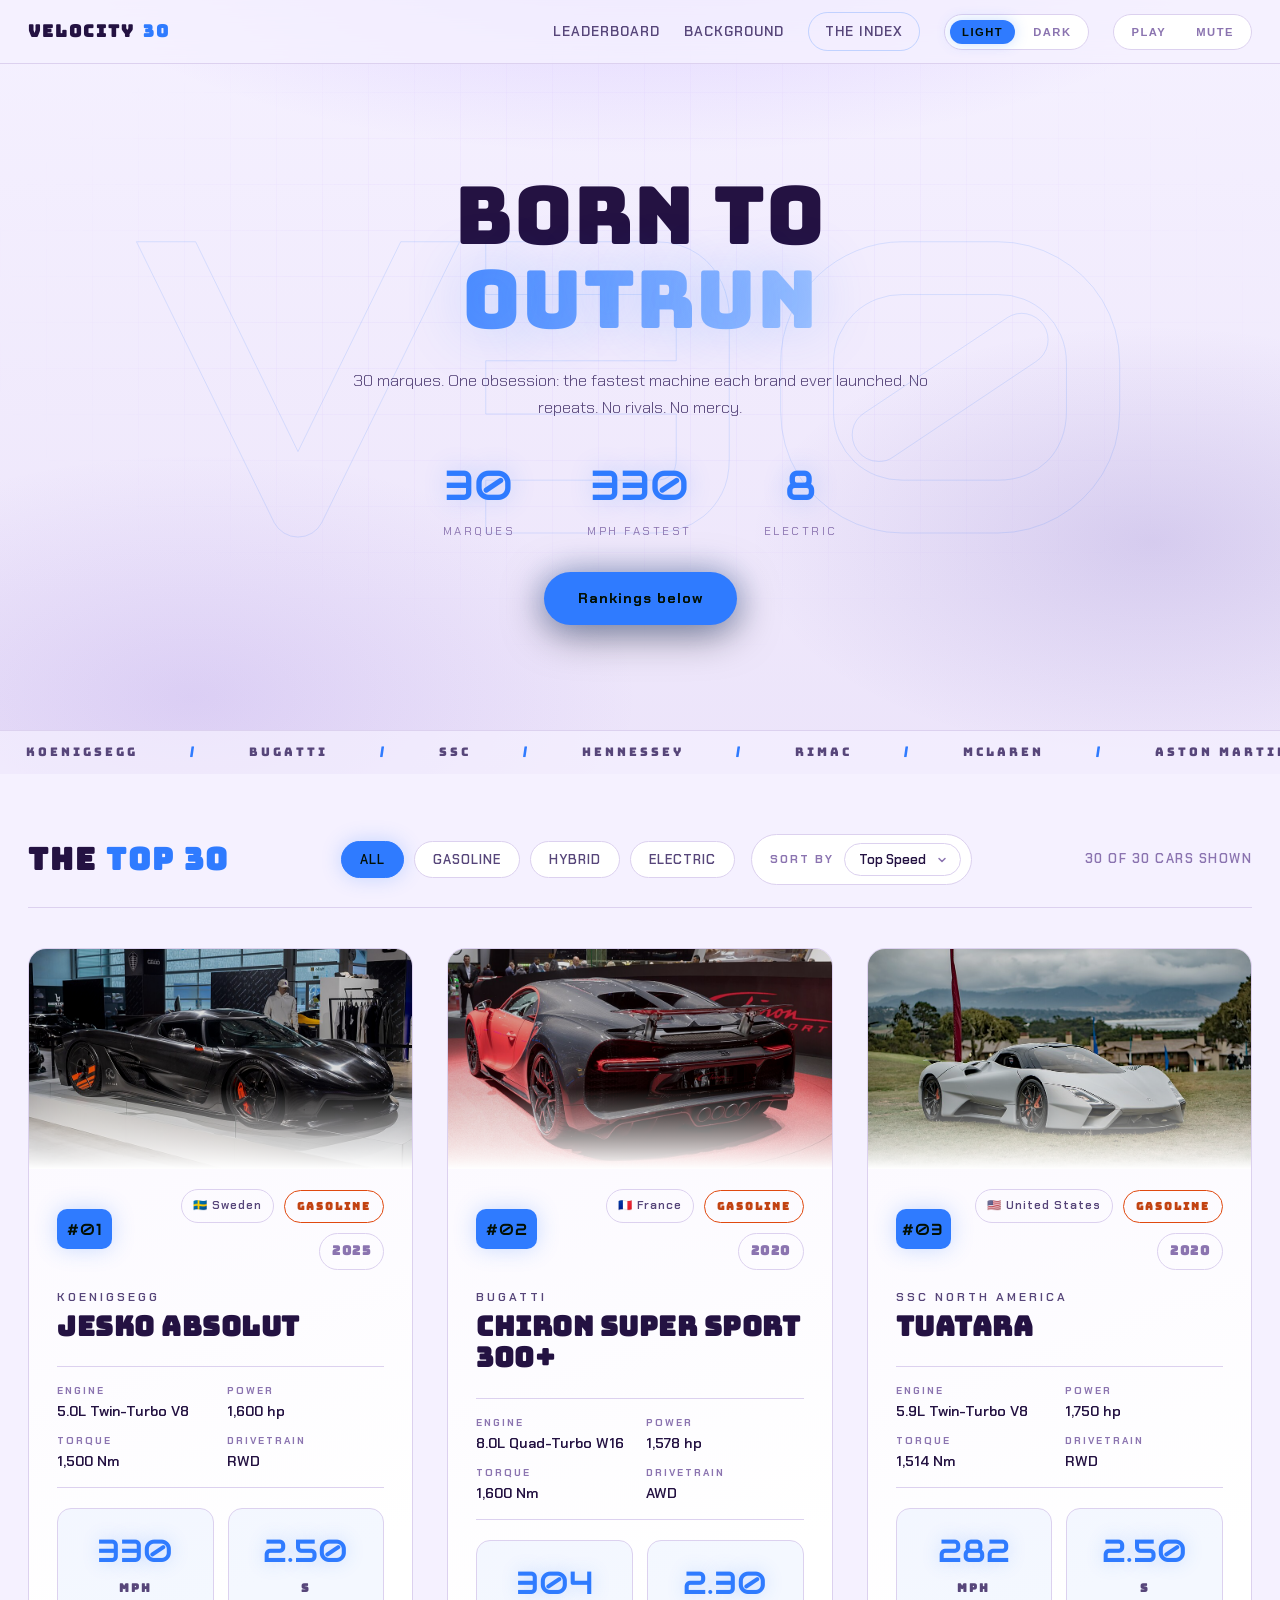
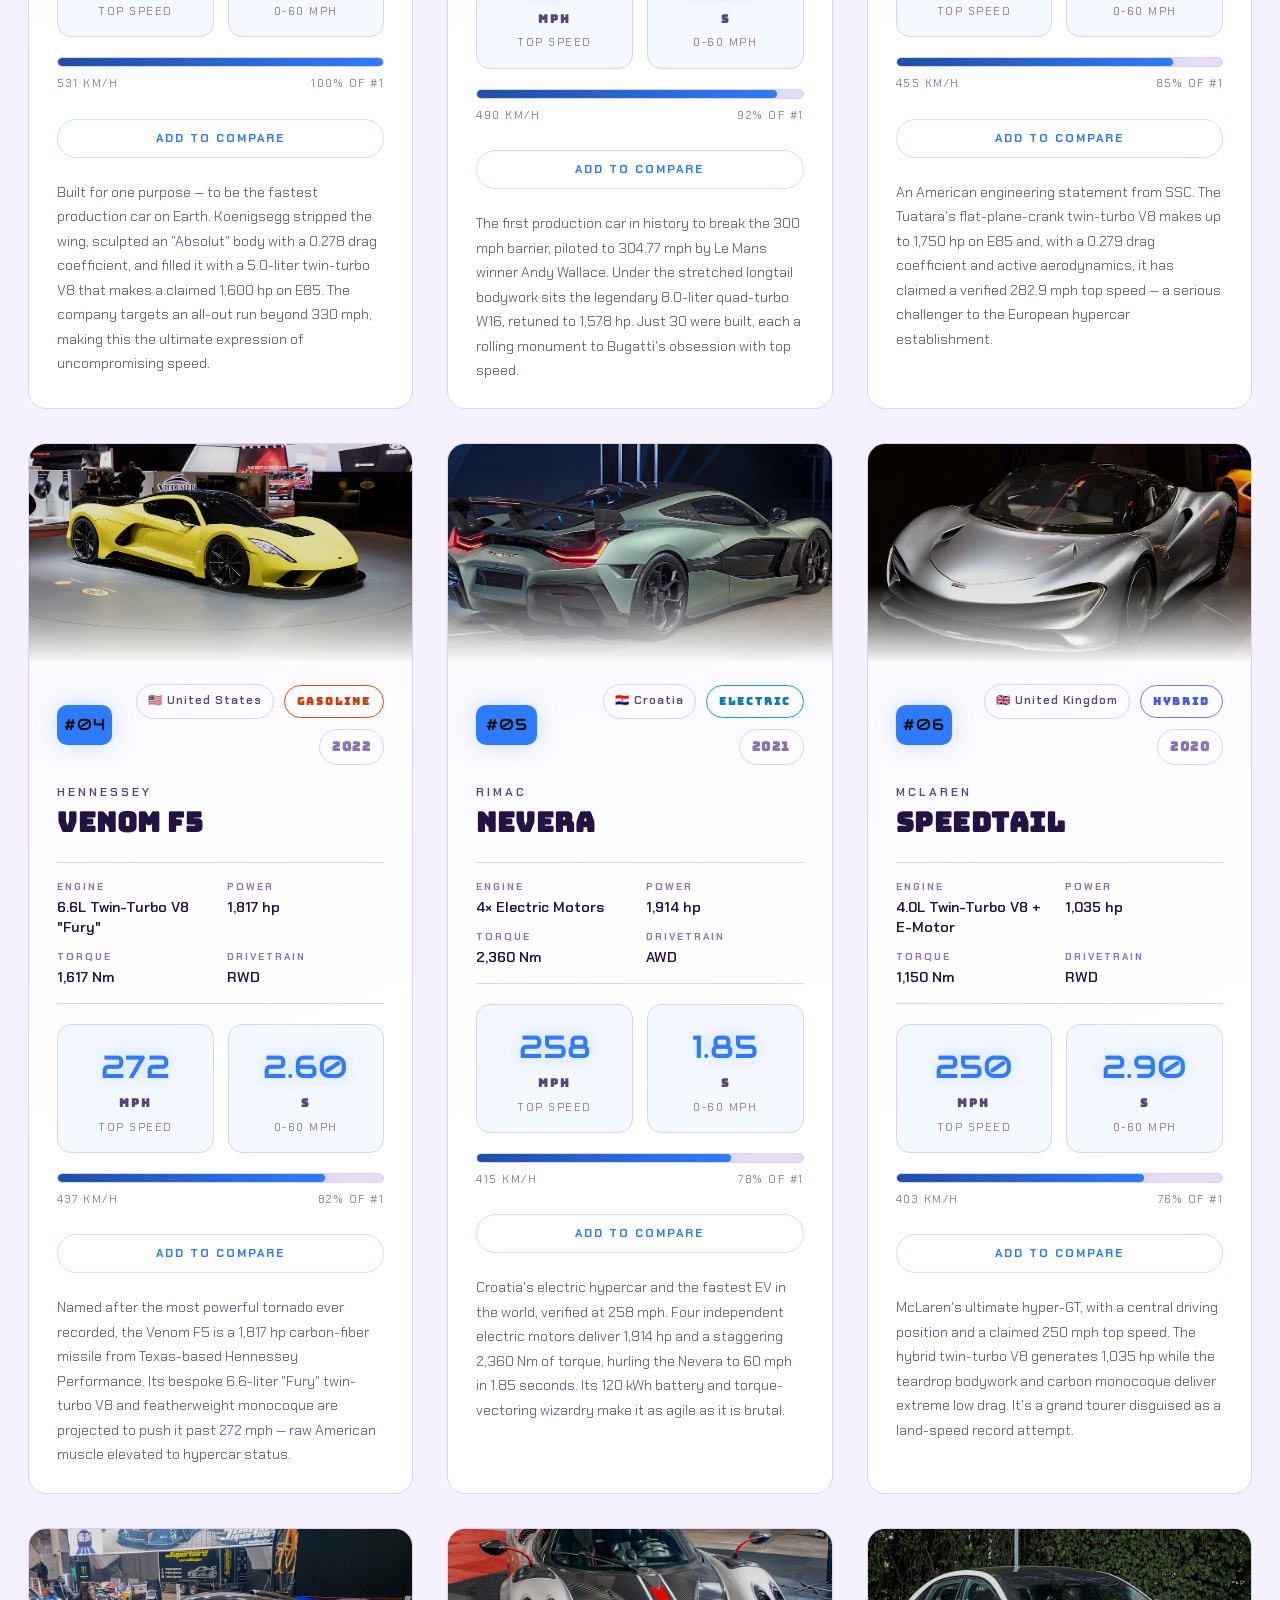
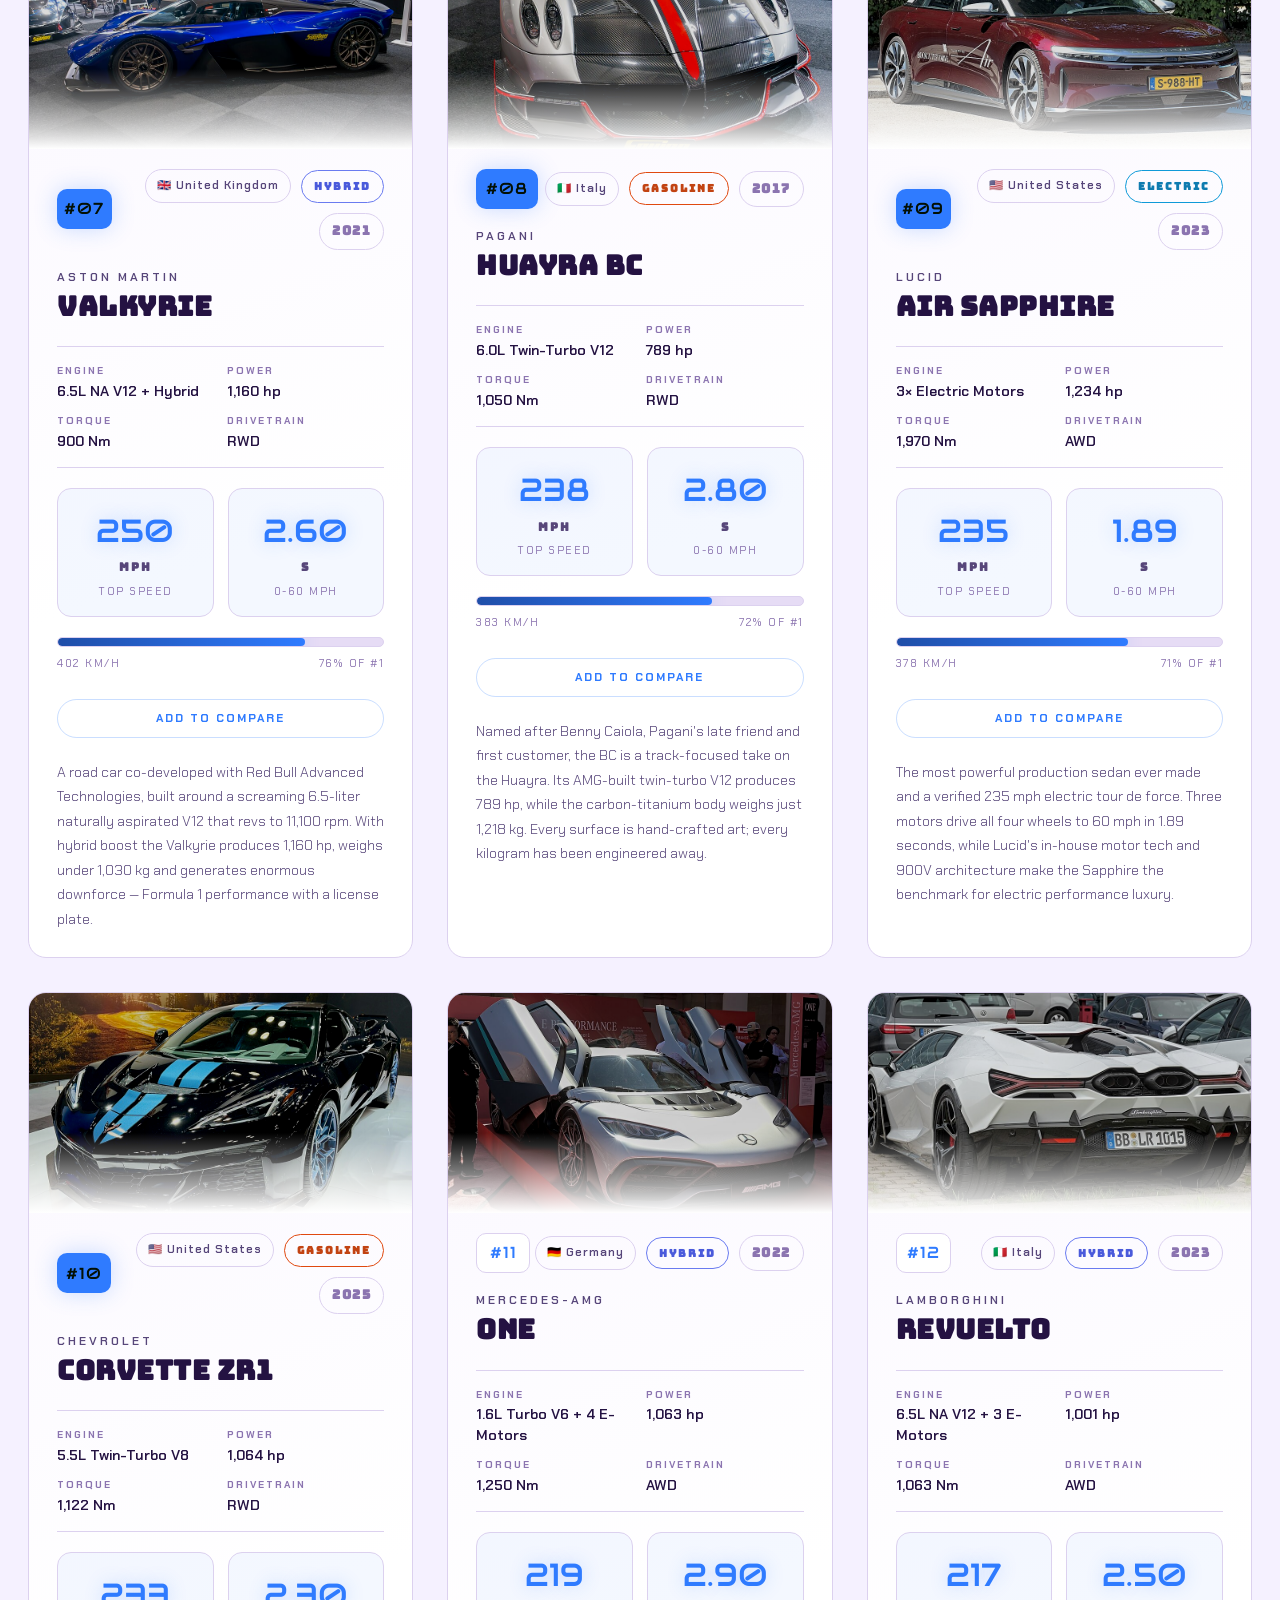
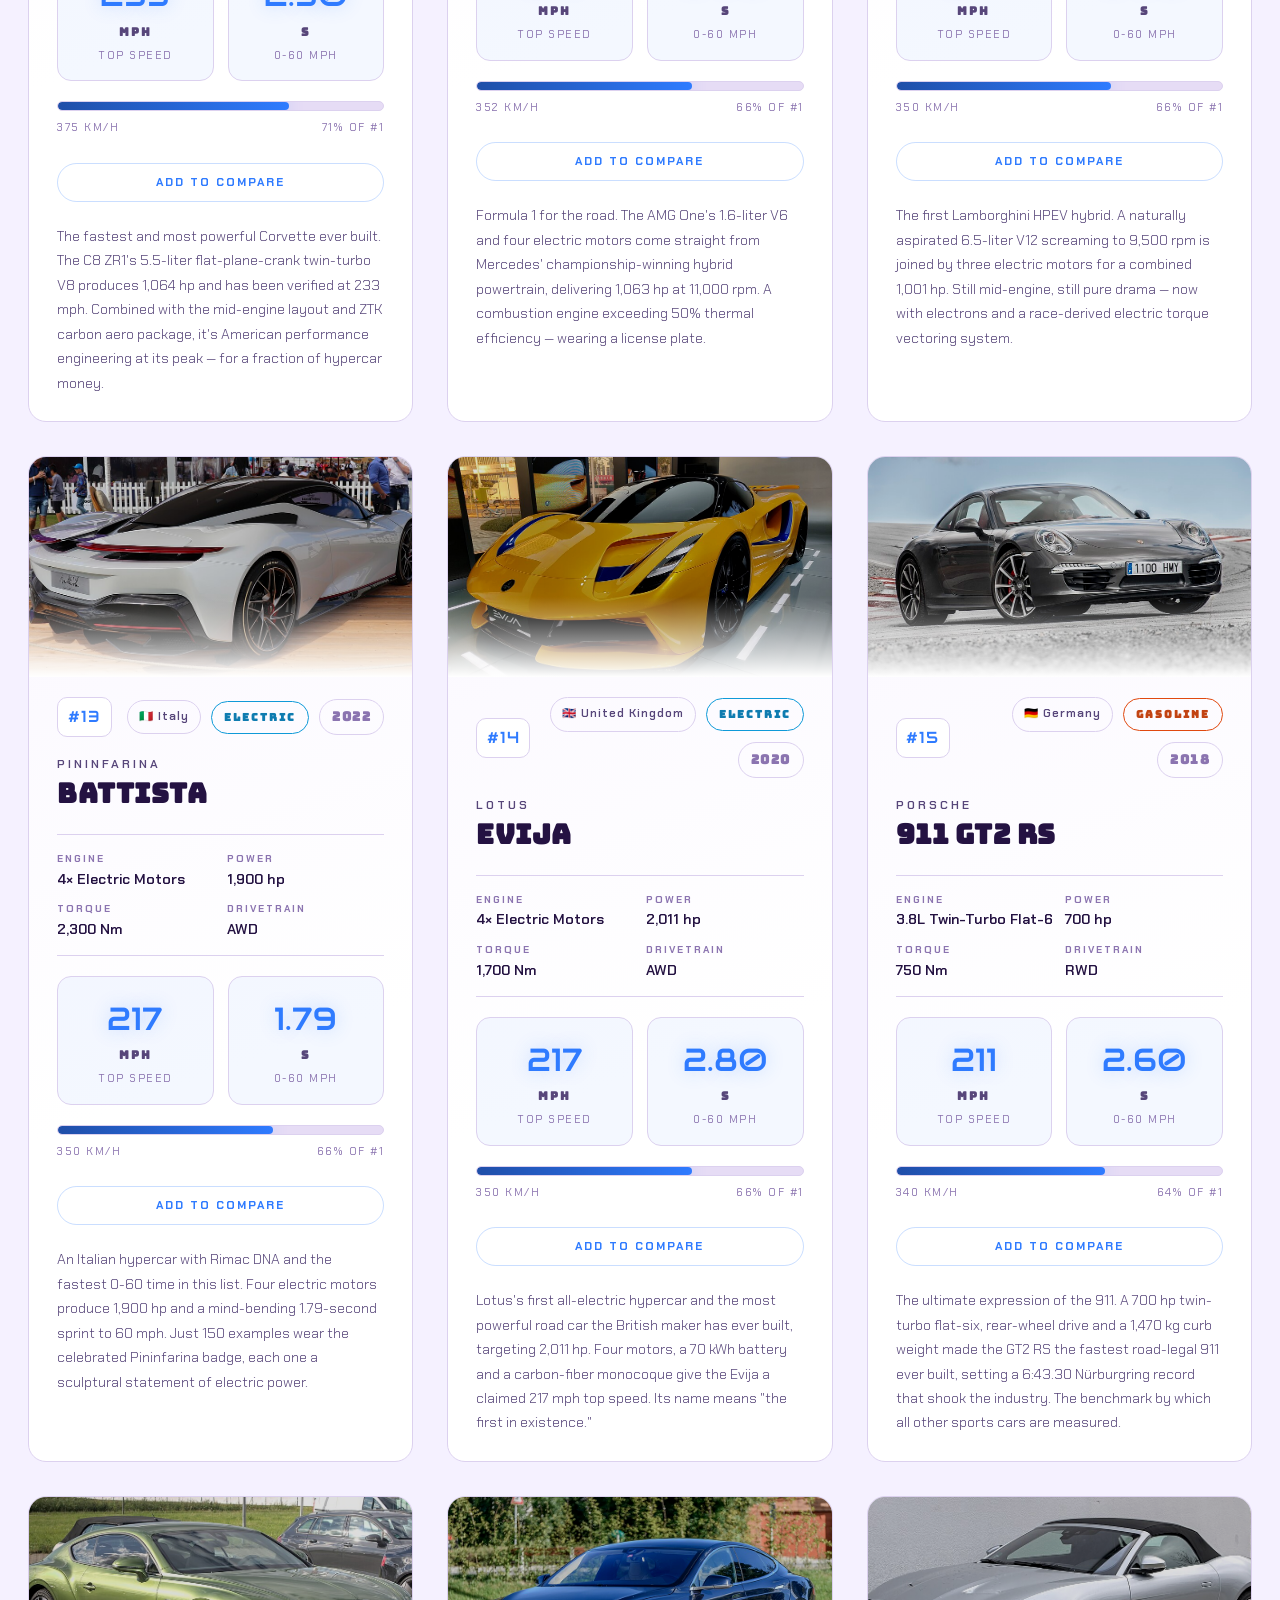
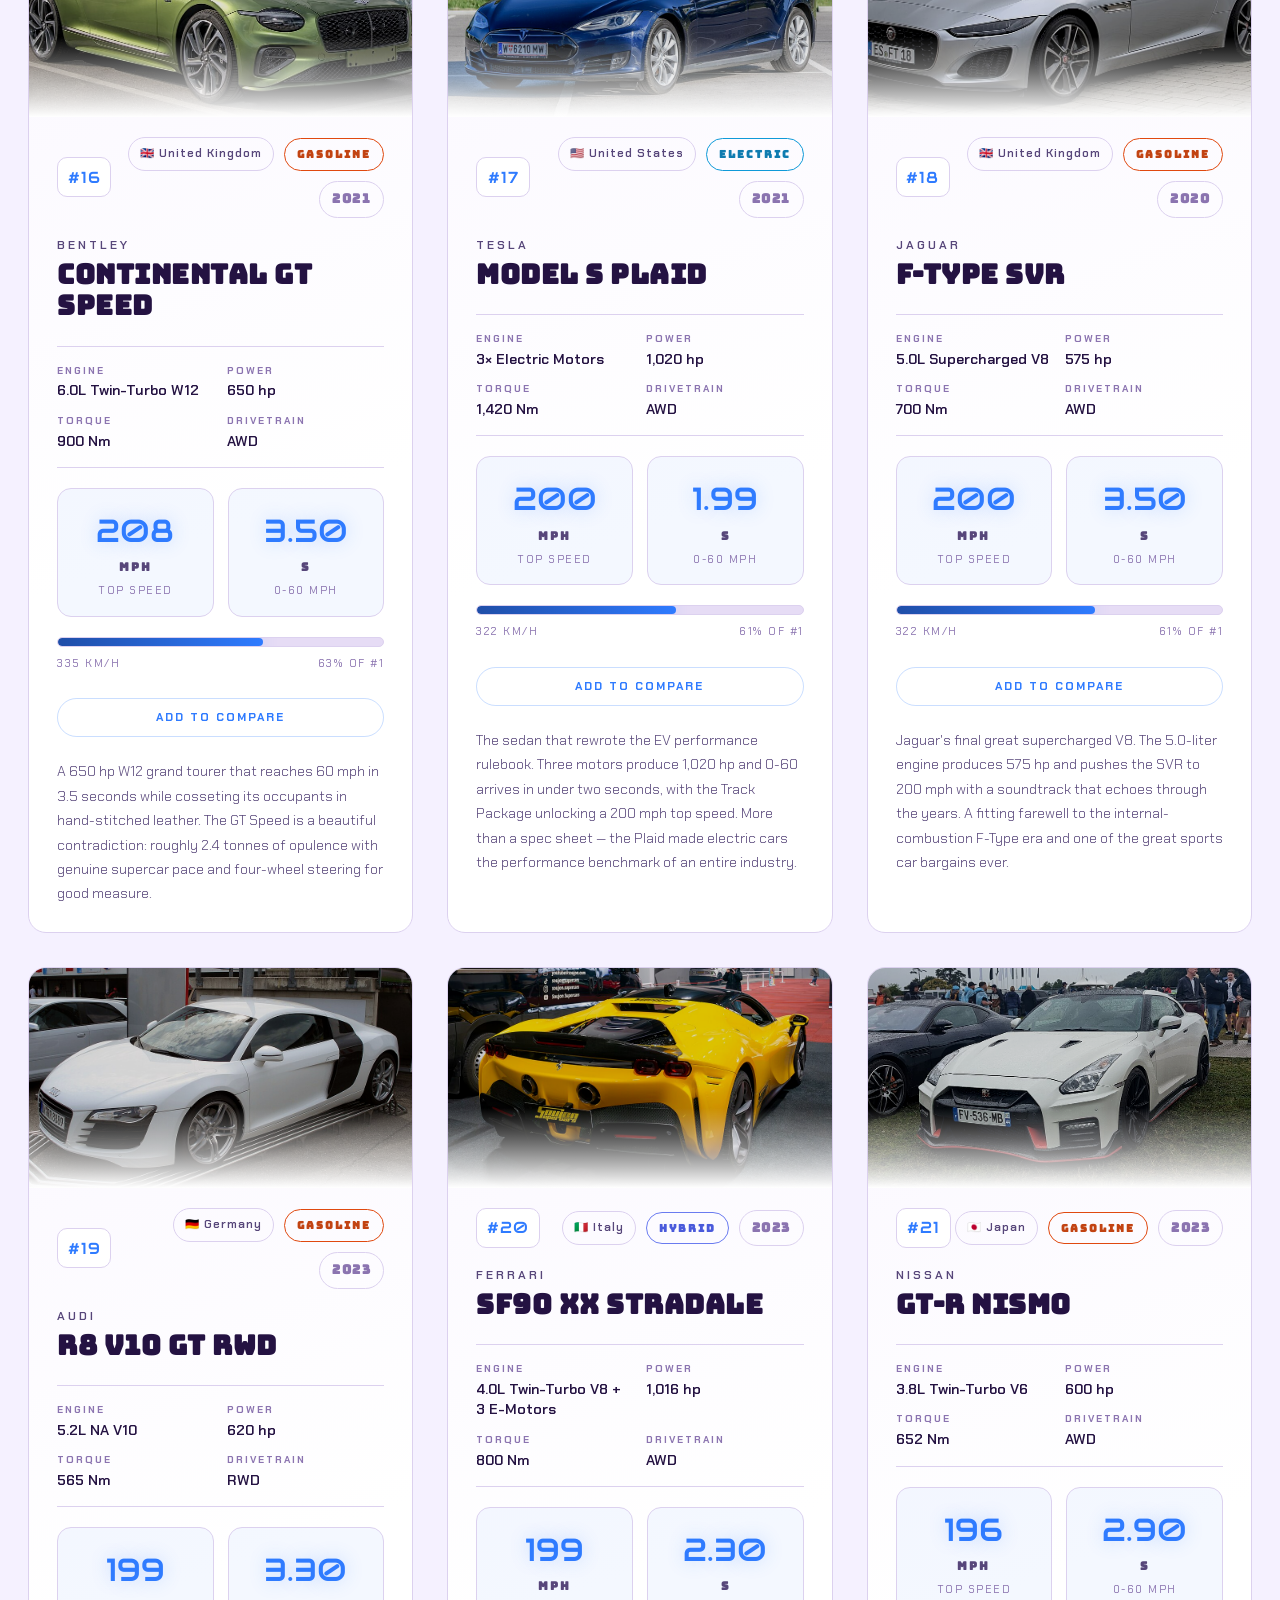
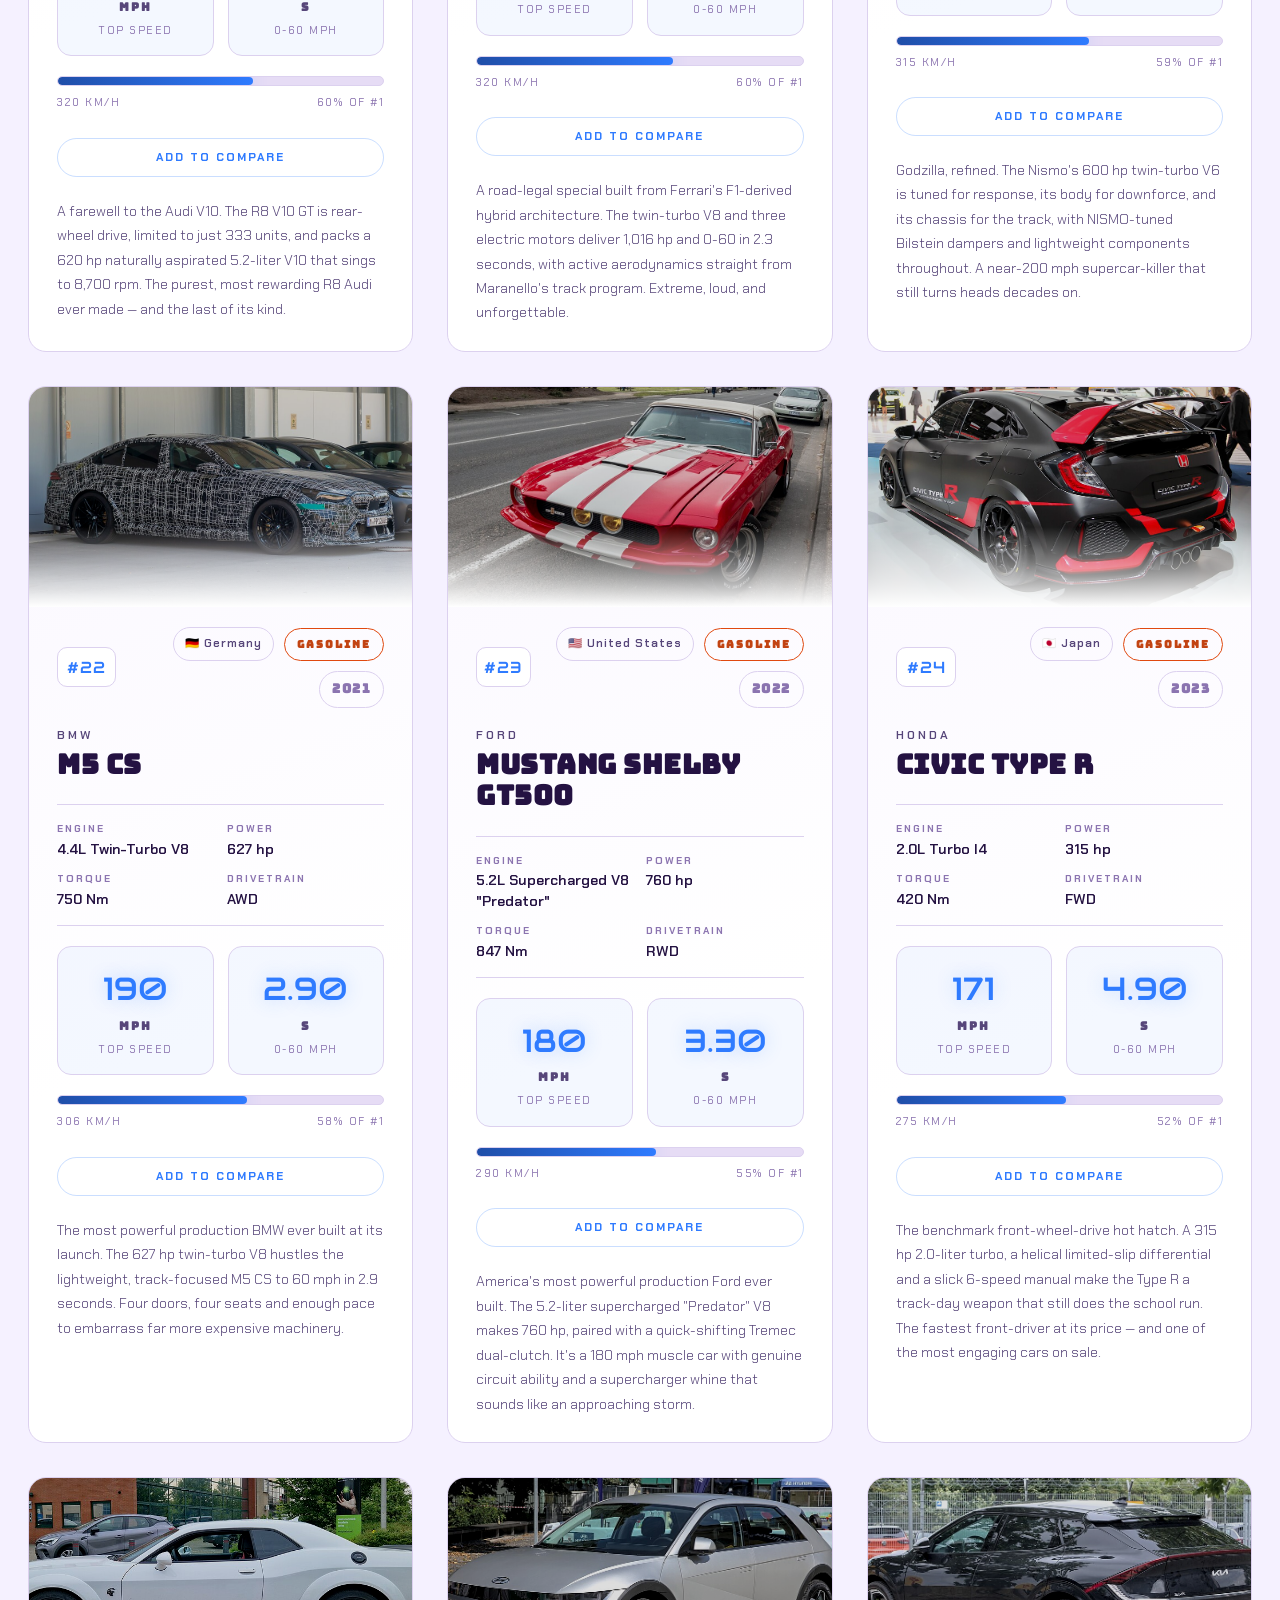
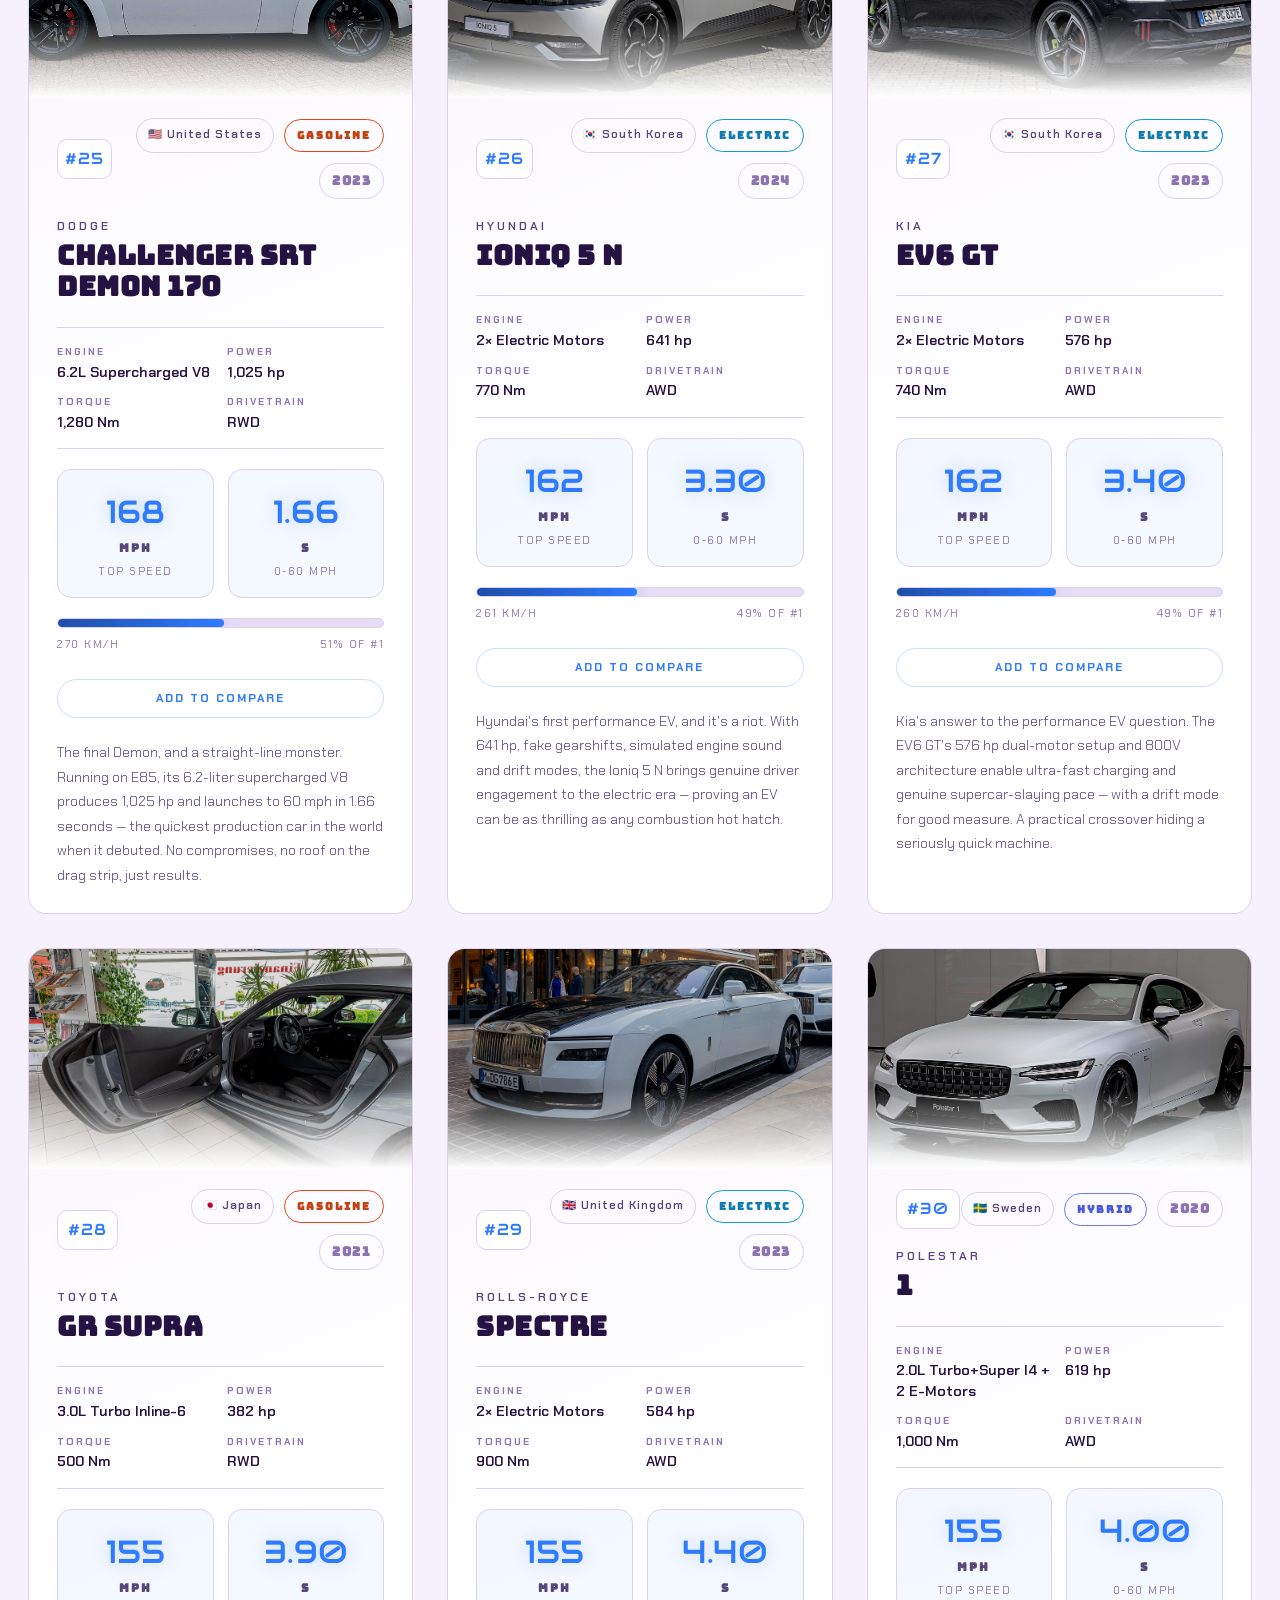
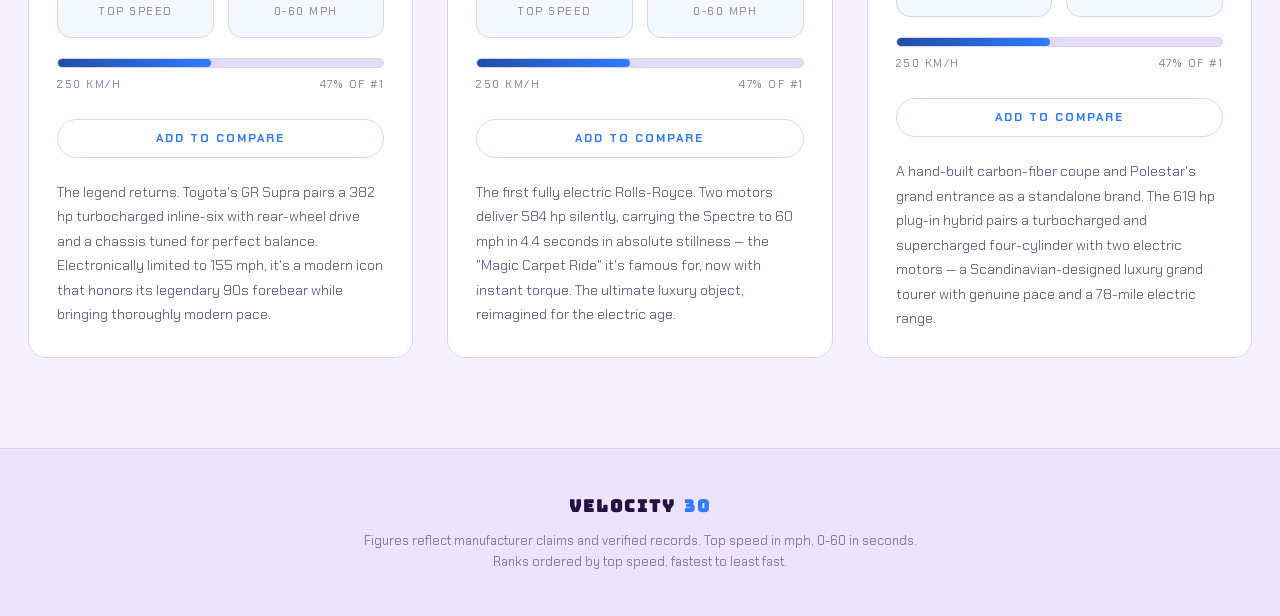
<file: index.html>
<!DOCTYPE html>
<html lang="en">
<head>
  <meta charset="UTF-8">
  <meta name="viewport" content="width=device-width, initial-scale=1.0">
  <title>VELOCITY30 — The Fastest Cars Of The 30 Biggest Car Companies In The World</title>
  <link rel="preconnect" href="https://fonts.googleapis.com">
  <link rel="preconnect" href="https://fonts.gstatic.com" crossorigin>
  <link href="https://fonts.googleapis.com/css2?family=Audiowide&family=Bungee&family=Chakra+Petch:wght@300;400;500;600;700&display=swap" rel="stylesheet">
  <link rel="stylesheet" href="styles.css">
  <script>
    (function () {
      try {
        var saved = localStorage.getItem("velocity30-theme");
        if (saved === "light" || (!saved && window.matchMedia("(prefers-color-scheme: light)").matches)) {
          document.documentElement.setAttribute("data-theme", "light");
        }
      } catch (e) {}
    })();
  </script>
</head>
<body>

  <nav class="nav" id="nav">
    <div class="nav-inner">
      <a href="#top" class="logo">
        VELOCITY<span class="accent">30</span>
      </a>
      <div class="nav-links">
        <a href="#leaderboard">Leaderboard</a>
        <a href="background.html">Background</a>
        <a href="#top" class="nav-cta">The Index</a>
        <button class="theme-toggle" id="themeToggle" aria-label="Toggle color theme">
          <span class="theme-icon sun">Light</span>
          <span class="theme-icon moon">Dark</span>
        </button>
        <button class="music-toggle" id="musicToggle" aria-label="Toggle background music" aria-pressed="false">
          <span class="m-icon m-icon-play">Play</span>
          <span class="m-icon m-icon-mute">Mute</span>
        </button>
      </div>
    </div>
  </nav>

  <header id="top" class="hero">
    <div class="hero-bg"></div>
    <div class="hero-ghost">V30</div>
    <div class="hero-content">
      <h1>BORN TO<br><span class="grad grad-anim">OUTRUN</span></h1>
      <p class="hero-sub">
        30 marques. One obsession: the fastest machine each brand ever launched.
        No repeats. No rivals. No mercy.
      </p>
      <div class="hero-stats">
        <div class="stat"><span class="stat-num" data-count="30">0</span><span class="stat-label">Marques</span></div>
        <div class="stat"><span class="stat-num" data-count="330">0</span><span class="stat-label">mph Fastest</span></div>
        <div class="stat"><span class="stat-num" data-count="8">0</span><span class="stat-label">Electric</span></div>
      </div>
      <a href="#leaderboard" class="hero-cta">Rankings below</a>
    </div>
    <div class="hero-ticker" aria-hidden="true">
      <div class="ticker-track">
        <span>KOENIGSEGG</span><span>BUGATTI</span><span>SSC</span><span>HENNESSEY</span><span>RIMAC</span><span>MCLAREN</span><span>ASTON MARTIN</span><span>PAGANI</span><span>LUCID</span><span>CHEVROLET</span><span>MERCEDES-AMG</span><span>LAMBORGHINI</span><span>PININFARINA</span><span>LOTUS</span><span>PORSCHE</span><span>BENTLEY</span><span>TESLA</span><span>JAGUAR</span><span>AUDI</span><span>FERRARI</span><span>NISSAN</span><span>BMW</span><span>FORD</span><span>HONDA</span><span>DODGE</span><span>HYUNDAI</span><span>KIA</span><span>TOYOTA</span><span>ROLLS-ROYCE</span><span>POLESTAR</span>
        <span>KOENIGSEGG</span><span>BUGATTI</span><span>SSC</span><span>HENNESSEY</span><span>RIMAC</span><span>MCLAREN</span><span>ASTON MARTIN</span><span>PAGANI</span><span>LUCID</span><span>CHEVROLET</span><span>MERCEDES-AMG</span><span>LAMBORGHINI</span><span>PININFARINA</span><span>LOTUS</span><span>PORSCHE</span><span>BENTLEY</span><span>TESLA</span><span>JAGUAR</span><span>AUDI</span><span>FERRARI</span><span>NISSAN</span><span>BMW</span><span>FORD</span><span>HONDA</span><span>DODGE</span><span>HYUNDAI</span><span>KIA</span><span>TOYOTA</span><span>ROLLS-ROYCE</span><span>POLESTAR</span>
      </div>
    </div>
  </header>

  <main id="leaderboard">
    <div class="toolbar">
      <h2 class="section-title">THE <span class="accent">TOP 30</span></h2>
      <div class="flex group">
        <div class="filter-chips" id="filters">
          <button class="chip active" data-filter="all">All</button>
          <button class="chip" data-filter="gas">Gasoline</button>
          <button class="chip" data-filter="hybrid">Hybrid</button>
          <button class="chip" data-filter="ev">Electric</button>
        </div>
        <label class="sort-wrap">
          <span class="sort-label">Sort by</span>
          <select id="sort" class="sort-select">
            <option value="topSpeed">Top Speed</option>
            <option value="power">Power</option>
            <option value="zeroSixty">0-60 mph</option>
            <option value="year">Year</option>
          </select>
        </label>
      </div>
      <p class="count" id="count"></p>
    </div>
    <div class="grid" id="grid"></div>
  </main>

  <footer class="footer">
    <div class="footer-inner">
      <p class="footer-brand">VELOCITY<span class="accent">30</span></p>
      <p class="foot-note">Figures reflect manufacturer claims and verified records. Top speed in mph, 0-60 in seconds. Ranks ordered by top speed, fastest to least fast.</p>
    </div>
  </footer>

  <div class="compare-tray" id="compareTray" hidden>
    <div class="compare-tray-inner">
      <div class="compare-tray-items" id="compareItems"></div>
      <div class="compare-tray-actions">
        <button class="btn-clear" id="compareClear">Clear</button>
        <button class="btn-compare" id="compareOpen" disabled>Compare</button>
      </div>
    </div>
  </div>

  <div class="modal" id="compareModal" hidden>
    <div class="modal-backdrop" data-close></div>
    <div class="modal-panel">
      <button class="modal-close" data-close aria-label="Close">×</button>
      <h3>COMPARE</h3>
      <div id="compareTable"></div>
    </div>
  </div>

  <script src="script.js"></script>
</body>
</html>
</file>
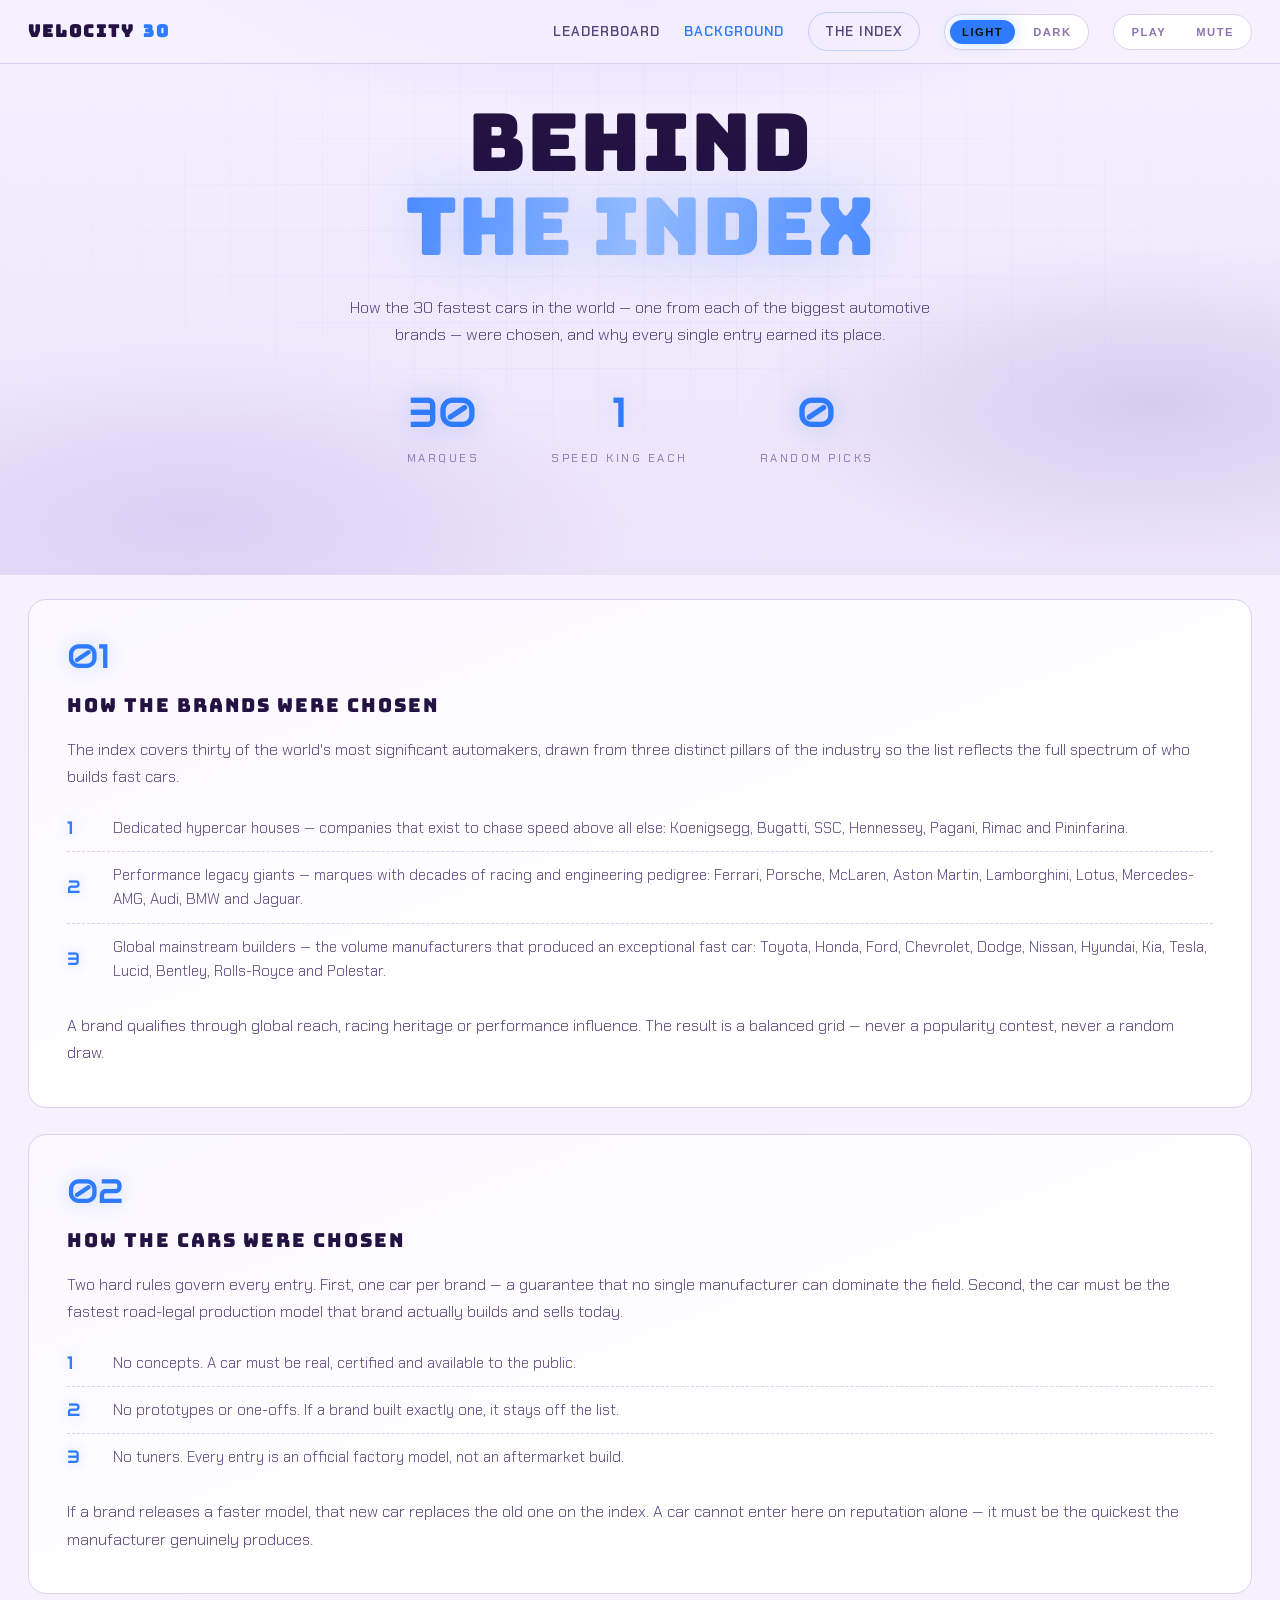
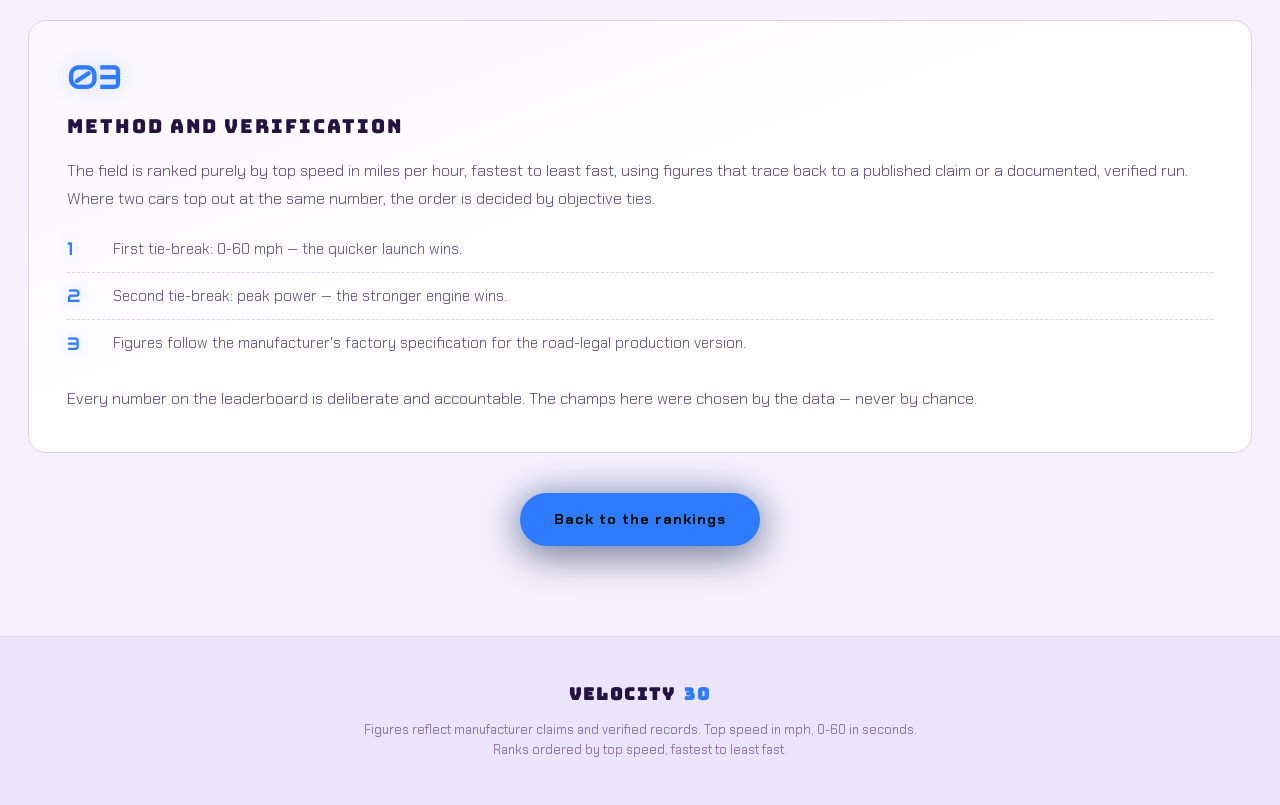
<file: background.html>
<!DOCTYPE html>
<html lang="en">
<head>
  <meta charset="UTF-8">
  <meta name="viewport" content="width=device-width, initial-scale=1.0">
  <title>VELOCITY30 — Background &amp; Methodology</title>
  <link rel="preconnect" href="https://fonts.googleapis.com">
  <link rel="preconnect" href="https://fonts.gstatic.com" crossorigin>
  <link href="https://fonts.googleapis.com/css2?family=Audiowide&family=Bungee&family=Chakra+Petch:wght@300;400;500;600;700&display=swap" rel="stylesheet">
  <link rel="stylesheet" href="styles.css">
  <script>
    (function () {
      try {
        var saved = localStorage.getItem("velocity30-theme");
        if (saved === "light" || (!saved && window.matchMedia("(prefers-color-scheme: light)").matches)) {
          document.documentElement.setAttribute("data-theme", "light");
        }
      } catch (e) {}
    })();
  </script>
</head>
<body>

  <nav class="nav" id="nav">
    <div class="nav-inner">
      <a href="index.html#top" class="logo">
        VELOCITY<span class="accent">30</span>
      </a>
      <div class="nav-links">
        <a href="index.html#leaderboard">Leaderboard</a>
        <a href="background.html" class="nav-current">Background</a>
        <a href="index.html#top" class="nav-cta">The Index</a>
        <button class="theme-toggle" id="themeToggle" aria-label="Toggle color theme">
          <span class="theme-icon sun">Light</span>
          <span class="theme-icon moon">Dark</span>
        </button>
        <button class="music-toggle" id="musicToggle" aria-label="Toggle background music" aria-pressed="false">
          <span class="m-icon m-icon-play">Play</span>
          <span class="m-icon m-icon-mute">Mute</span>
        </button>
      </div>
    </div>
  </nav>

  <header id="top" class="hero page-head">
    <div class="hero-bg"></div>
    <div class="hero-content">
      <h1>BEHIND<br><span class="grad">THE INDEX</span></h1>
      <p class="hero-sub">
        How the 30 fastest cars in the world — one from each of the biggest
        automotive brands — were chosen, and why every single entry earned its place.
      </p>
      <div class="hero-stats">
        <div class="stat"><span class="stat-num">30</span><span class="stat-label">Marques</span></div>
        <div class="stat"><span class="stat-num">1</span><span class="stat-label">Speed King Each</span></div>
        <div class="stat"><span class="stat-num">0</span><span class="stat-label">Random Picks</span></div>
      </div>
    </div>
  </header>

  <main class="bg-page">

    <section class="bg-block">
      <span class="bg-index">01</span>
      <h3>How the brands were chosen</h3>
      <p>
        The index covers thirty of the world's most significant automakers, drawn from
        three distinct pillars of the industry so the list reflects the full spectrum of
        who builds fast cars.
      </p>
      <ul class="bg-list">
        <li data-n="1">Dedicated hypercar houses — companies that exist to chase speed above all else:
          Koenigsegg, Bugatti, SSC, Hennessey, Pagani, Rimac and Pininfarina.</li>
        <li data-n="2">Performance legacy giants — marques with decades of racing and engineering
          pedigree: Ferrari, Porsche, McLaren, Aston Martin, Lamborghini, Lotus, Mercedes-AMG,
          Audi, BMW and Jaguar.</li>
        <li data-n="3">Global mainstream builders — the volume manufacturers that produced an
          exceptional fast car: Toyota, Honda, Ford, Chevrolet, Dodge, Nissan, Hyundai, Kia,
          Tesla, Lucid, Bentley, Rolls-Royce and Polestar.</li>
      </ul>
      <p>
        A brand qualifies through global reach, racing heritage or performance influence.
        The result is a balanced grid — never a popularity contest, never a random draw.
      </p>
    </section>

    <section class="bg-block">
      <span class="bg-index">02</span>
      <h3>How the cars were chosen</h3>
      <p>
        Two hard rules govern every entry. First, one car per brand — a guarantee that no
        single manufacturer can dominate the field. Second, the car must be the fastest
        road-legal production model that brand actually builds and sells today.
      </p>
      <ul class="bg-list">
        <li data-n="1">No concepts. A car must be real, certified and available to the public.</li>
        <li data-n="2">No prototypes or one-offs. If a brand built exactly one, it stays off the list.</li>
        <li data-n="3">No tuners. Every entry is an official factory model, not an aftermarket build.</li>
      </ul>
      <p>
        If a brand releases a faster model, that new car replaces the old one on the index.
        A car cannot enter here on reputation alone — it must be the quickest the
        manufacturer genuinely produces.
      </p>
    </section>

    <section class="bg-block">
      <span class="bg-index">03</span>
      <h3>Method and verification</h3>
      <p>
        The field is ranked purely by top speed in miles per hour, fastest to least fast,
        using figures that trace back to a published claim or a documented, verified run.
        Where two cars top out at the same number, the order is decided by objective ties.
      </p>
      <ul class="bg-list">
        <li data-n="1">First tie-break: 0-60 mph — the quicker launch wins.</li>
        <li data-n="2">Second tie-break: peak power — the stronger engine wins.</li>
        <li data-n="3">Figures follow the manufacturer's factory specification for the road-legal
          production version.</li>
      </ul>
      <p>
        Every number on the leaderboard is deliberate and accountable. The champs here were
        chosen by the data — never by chance.
      </p>
    </section>

    <div class="bg-cta-row">
      <a href="index.html#leaderboard" class="hero-cta">Back to the rankings</a>
    </div>
  </main>

  <footer class="footer">
    <div class="footer-inner">
      <p class="footer-brand">VELOCITY<span class="accent">30</span></p>
      <p class="foot-note">Figures reflect manufacturer claims and verified records. Top speed in mph, 0-60 in seconds. Ranks ordered by top speed, fastest to least fast.</p>
    </div>
  </footer>

  <script>
    (function () {
      var toggle = document.getElementById("themeToggle");
      function applyTheme(theme) {
        if (theme === "light") {
          document.documentElement.setAttribute("data-theme", "light");
        } else {
          document.documentElement.removeAttribute("data-theme");
        }
        var light = document.documentElement.getAttribute("data-theme") === "light";
        toggle.querySelector(".sun").classList.toggle("active", light);
        toggle.querySelector(".moon").classList.toggle("active", !light);
        toggle.setAttribute("aria-label", light ? "Switch to dark theme" : "Switch to light theme");
      }
      toggle.addEventListener("click", function () {
        var current = document.documentElement.getAttribute("data-theme") === "light" ? "light" : "dark";
        var next = current === "light" ? "dark" : "light";
        try { localStorage.setItem("velocity30-theme", next); } catch (e) {}
        applyTheme(next);
      });
      applyTheme(document.documentElement.getAttribute("data-theme") === "light" ? "light" : "dark");
    })();
  </script>
  <script>
    (function () {
      var musicToggle = document.getElementById("musicToggle");
      var music = new Audio("https://open.spotify.com/track/5jQfCESa66fpDY1FZrVsAL?si=7ca98227a04143ef");
      music.loop = true;
      music.volume = 0.5;
      music.preload = "auto";
      function setState(playing) {
        musicToggle.classList.toggle("active", playing);
        musicToggle.setAttribute("aria-pressed", String(playing));
        musicToggle.querySelector(".m-icon-play").classList.toggle("active", playing);
        musicToggle.querySelector(".m-icon-mute").classList.toggle("active", !playing);
      }
      function tryPlay() {
        if (music.paused) {
          music.play().then(function () { setState(true); }).catch(function () { setState(false); });
        }
      }
      musicToggle.addEventListener("click", function () {
        if (music.paused) { tryPlay(); } else { music.pause(); setState(false); }
      });
      music.play().then(function () { setState(true); }).catch(function () {});
      document.addEventListener("pointerdown", function (e) {
        if (e.target.closest("#musicToggle")) return;
        tryPlay();
      }, { once: true, passive: true });
      document.addEventListener("keydown", tryPlay, { once: true, passive: true });
    })();
  </script>
</body>
</html>
</file>
<file: styles.css>
:root {
  --green: #2f7bff;
  --green-dim: #2f6ae0;
  --green-dark: #234daa;
  --green-glow: rgba(47, 123, 255, 0.35);
  --bg: #180b2e;
  --bg-2: #22103f;
  --card: #241040;
  --card-2: #2d1550;
  --line: #4a2b7a;
  --line-bright: #2f7bff40;
  --text: #f6efff;
  --muted: #bfaadd;
  --dim: #8b74b0;
  --font-display: "Bungee", sans-serif;
  --font-body: "Chakra Petch", sans-serif;
  --font-num: "Audiowide", sans-serif;
  --radius: 18px;
  --nav-h: 64px;
}

/* ---------- LIGHT THEME ---------- */
[data-theme="light"] {
  --green: #2f7bff;
  --green-dim: #2560d0;
  --green-dark: #1f4ea8;
  --green-glow: rgba(47, 123, 255, 0.25);
  --bg: #f5f1ff;
  --bg-2: #ece4fa;
  --card: #ffffff;
  --card-2: #faf7ff;
  --line: #dcd1ef;
  --line-bright: #2f7bff40;
  --text: #241242;
  --muted: #57467a;
  --dim: #8b74b0;
}

[data-theme="light"] .nav {
  background: rgba(245, 241, 255, 0.78);
}

[data-theme="light"] ::-webkit-scrollbar-track {
  background: #e6dcf5;
}
[data-theme="light"] ::-webkit-scrollbar-thumb {
  background: #b9a4dd;
}

[data-theme="light"] .speedbar {
  background: #e6dcf5;
}

[data-theme="light"] .hero-bg {
  background:
    radial-gradient(ellipse 80% 50% at 50% -10%, rgba(120, 70, 255, 0.2), transparent 60%),
    radial-gradient(ellipse 50% 45% at 15% 90%, rgba(90, 40, 200, 0.12), transparent 70%),
    radial-gradient(ellipse 45% 40% at 90% 70%, rgba(60, 30, 160, 0.14), transparent 70%),
    linear-gradient(180deg, var(--bg) 0%, var(--bg-2) 100%);
}

[data-theme="light"] .tag-ev {
  border-color: #0f9ad8;
  color: #0f7cb0;
  box-shadow: none;
}
[data-theme="light"] .tag-hybrid {
  border-color: #6a7bf0;
  color: #4a5adb;
}
[data-theme="light"] .tag-gas {
  border-color: #e0490f;
  color: #c24312;
}

[hidden] {
  display: none !important;
}

* {
  margin: 0;
  padding: 0;
  box-sizing: border-box;
}

html {
  scroll-behavior: smooth;
}

body {
  background: var(--bg);
  color: var(--text);
  font-family: var(--font-body);
  line-height: 1.6;
  overflow-x: hidden;
}

::selection {
  background: var(--green);
  color: #031004;
}

::-webkit-scrollbar {
  width: 10px;
}
::-webkit-scrollbar-track {
  background: #0c0716;
}
::-webkit-scrollbar-thumb {
  background: #3b2563;
  border-radius: 8px;
}
::-webkit-scrollbar-thumb:hover {
  background: var(--green-dark);
}

/* ---------- NAV ---------- */
.nav {
  position: fixed;
  inset: 0 0 auto 0;
  height: var(--nav-h);
  z-index: 50;
  background: rgba(10, 6, 18, 0.72);
  backdrop-filter: blur(14px);
  border-bottom: 1px solid var(--line);
}

.nav-inner {
  max-width: 1280px;
  margin: 0 auto;
  height: 100%;
  padding: 0 28px;
  display: flex;
  align-items: center;
  justify-content: space-between;
}

.logo {
  font-family: var(--font-display);
  font-weight: 800;
  font-size: 1.05rem;
  letter-spacing: 2px;
  color: var(--text);
  text-decoration: none;
  display: flex;
  align-items: center;
  gap: 8px;
}

.logo-bolt {
  color: var(--green);
  text-shadow: 0 0 14px var(--green-glow);
  font-size: 1.1rem;
}

.accent {
  color: var(--green);
}

.nav-links {
  display: flex;
  align-items: center;
  gap: 24px;
}

.nav-links a {
  color: var(--muted);
  text-decoration: none;
  font-size: 0.85rem;
  font-weight: 600;
  letter-spacing: 1px;
  text-transform: uppercase;
  transition: color 0.2s ease;
}

.nav-links a:hover {
  color: var(--green);
}

.nav-cta {
  border: 1px solid var(--line-bright);
  padding: 8px 16px;
  border-radius: 999px;
}

.nav-cta:hover {
  border-color: var(--green);
  box-shadow: 0 0 18px var(--green-glow);
}

/* ---------- HERO ---------- */
.hero {
  position: relative;
  min-height: 86vh;
  display: flex;
  align-items: center;
  overflow: hidden;
  padding: calc(var(--nav-h) + 36px) 24px 76px;
}

.hero-bg {
  position: absolute;
  inset: 0;
  background:
    radial-gradient(ellipse 80% 50% at 50% -10%, rgba(140, 60, 255, 0.4), transparent 60%),
    radial-gradient(ellipse 50% 45% at 15% 90%, rgba(90, 40, 200, 0.28), transparent 70%),
    radial-gradient(ellipse 45% 40% at 90% 70%, rgba(60, 30, 160, 0.3), transparent 70%),
    linear-gradient(180deg, var(--bg) 0%, var(--bg-2) 100%);
}

.hero-bg::after {
  content: "";
  position: absolute;
  inset: 0;
  background-image:
    linear-gradient(rgba(170, 120, 255, 0.06) 1px, transparent 1px),
    linear-gradient(90deg, rgba(170, 120, 255, 0.06) 1px, transparent 1px);
  background-size: 46px 46px;
  mask-image: radial-gradient(ellipse 70% 60% at 50% 40%, #000 30%, transparent 75%);
}

.hero-content {
  position: relative;
  z-index: 2;
  max-width: 880px;
  margin: 0 auto;
  text-align: center;
}

.eyebrow {
  font-family: var(--font-display);
  font-size: 0.8rem;
  letter-spacing: 5px;
  color: var(--green);
  text-shadow: 0 0 20px var(--green-glow);
  margin-bottom: 22px;
}

.hero h1 {
  font-family: var(--font-display);
  font-weight: 400;
  font-size: clamp(2.4rem, 7vw, 5rem);
  line-height: 1.05;
  letter-spacing: 1px;
}

.grad {
  background: linear-gradient(100deg, #4d8dff 0%, #9fc3ff 50%, #4d8dff 100%);
  -webkit-background-clip: text;
  background-clip: text;
  -webkit-text-fill-color: transparent;
  text-shadow: 0 0 60px var(--green-glow);
}

.grad-anim {
  background-size: 200% auto;
  animation: gradflow 4s linear infinite;
}

@keyframes gradflow {
  to {
    background-position: 200% center;
  }
}

.hero-ghost {
  position: absolute;
  top: 50%;
  left: 50%;
  transform: translate(-50%, -50%);
  font-family: var(--font-num);
  font-weight: 400;
  font-size: clamp(14rem, 34vw, 26rem);
  line-height: 1;
  color: transparent;
  -webkit-text-stroke: 1px rgba(47, 123, 255, 0.14);
  z-index: 1;
  user-select: none;
  pointer-events: none;
}

.hero-ticker {
  position: absolute;
  left: 0;
  right: 0;
  bottom: 0;
  overflow: hidden;
  border-top: 1px solid var(--line);
  background: rgba(6, 3, 12, 0.55);
  padding: 12px 0;
  z-index: 2;
}

[data-theme="light"] .hero-ticker {
  background: rgba(245, 241, 255, 0.7);
}

.ticker-track {
  display: flex;
  width: max-content;
  animation: ticker 45s linear infinite;
}

.ticker-track span {
  font-family: var(--font-display);
  font-weight: 400;
  font-size: 0.74rem;
  letter-spacing: 3px;
  color: var(--muted);
  padding: 0 26px;
  white-space: nowrap;
}

.ticker-track span::after {
  content: "/";
  color: var(--green);
  margin-left: 52px;
}

@keyframes ticker {
  from {
    transform: translateX(0);
  }
  to {
    transform: translateX(-50%);
  }
}

.hero-sub {
  margin: 26px auto 0;
  max-width: 620px;
  color: var(--muted);
  font-size: 1.05rem;
  font-weight: 300;
}

.hero-stats {
  display: flex;
  justify-content: center;
  gap: clamp(24px, 6vw, 72px);
  margin: 32px 0 30px;
}

.stat {
  display: flex;
  flex-direction: column;
  align-items: center;
  gap: 4px;
}

.stat-num {
  font-family: var(--font-num);
  font-weight: 400;
  font-size: clamp(1.8rem, 4vw, 2.6rem);
  color: var(--green);
  text-shadow: 0 0 24px var(--green-glow);
}

.stat-label {
  font-size: 0.72rem;
  letter-spacing: 2.5px;
  text-transform: uppercase;
  color: var(--dim);
}

.hero-cta {
  display: inline-block;
  padding: 15px 34px;
  border-radius: 999px;
  background: var(--green);
  color: #031004;
  font-weight: 700;
  letter-spacing: 1px;
  text-decoration: none;
  font-size: 0.9rem;
  box-shadow: 0 0 30px var(--green-glow), 0 8px 40px rgba(0, 0, 0, 0.5);
  transition: transform 0.2s ease, box-shadow 0.2s ease;
}

.hero-cta:hover {
  transform: translateY(-3px);
  box-shadow: 0 0 48px var(--green-glow), 0 14px 50px rgba(0, 0, 0, 0.5);
}

.hero-cta span {
  display: inline-block;
  margin-left: 8px;
}

/* ---------- BACKGROUND PAGE ---------- */
.page-head {
  min-height: 62vh;
}

.nav-links a.nav-current {
  color: var(--green);
}

.bg-page {
  max-width: 1280px;
  margin: 0 auto;
  padding: 24px 28px 90px;
  display: flex;
  flex-direction: column;
  gap: 26px;
}

.bg-block {
  position: relative;
  background: linear-gradient(160deg, var(--card-2) 0%, var(--card) 60%);
  border: 1px solid var(--line);
  border-radius: var(--radius);
  padding: 40px 38px;
  overflow: hidden;
  transition: transform 0.28s ease, border-color 0.28s ease, box-shadow 0.28s ease;
}

.bg-block:hover {
  transform: translateY(-4px);
  border-color: var(--line-bright);
  box-shadow: 0 20px 48px rgba(0, 0, 0, 0.4), 0 0 0 1px var(--line-bright);
}

.bg-block::before {
  content: "";
  position: absolute;
  inset: 0;
  background: radial-gradient(ellipse 80% 60% at 50% 0%, rgba(47, 123, 255, 0.08), transparent 60%);
  opacity: 0;
  transition: opacity 0.3s ease;
  pointer-events: none;
}

.bg-block:hover::before {
  opacity: 1;
}

.bg-index {
  display: block;
  font-family: var(--font-num);
  font-weight: 400;
  font-size: 2.1rem;
  line-height: 1;
  color: var(--green);
  text-shadow: 0 0 18px var(--green-glow);
  margin-bottom: 20px;
}

.bg-block h3 {
  position: relative;
  font-family: var(--font-display);
  font-weight: 400;
  font-size: 1.2rem;
  letter-spacing: 2px;
  text-transform: uppercase;
  line-height: 1.3;
  margin-bottom: 18px;
}

.bg-block p {
  position: relative;
  color: var(--muted);
  font-size: 1rem;
  font-weight: 300;
  line-height: 1.7;
  margin-bottom: 14px;
}

.bg-block p:last-child {
  margin-bottom: 0;
}

.bg-list {
  position: relative;
  list-style: none;
  margin: 4px 0 18px;
}

.bg-list li {
  position: relative;
  padding: 11px 0 11px 46px;
  color: var(--muted);
  font-size: 0.95rem;
  font-weight: 300;
  line-height: 1.6;
  border-bottom: 1px dashed var(--line);
}

.bg-list li:last-child {
  border-bottom: none;
}

.bg-list li::before {
  content: attr(data-n);
  position: absolute;
  left: 0;
  top: 50%;
  transform: translateY(-50%);
  font-family: var(--font-num);
  font-weight: 400;
  font-size: 1.15rem;
  color: var(--green);
  text-shadow: 0 0 12px var(--green-glow);
}

.bg-cta-row {
  display: flex;
  justify-content: center;
  margin-top: 14px;
}

/* ---------- MAIN ---------- */
main {
  max-width: 1280px;
  margin: 0 auto;
  padding: 60px 28px 90px;
}

.toolbar {
  display: flex;
  flex-wrap: wrap;
  align-items: center;
  justify-content: space-between;
  gap: 18px;
  margin-bottom: 40px;
  padding-bottom: 22px;
  border-bottom: 1px solid var(--line);
}

.section-title {
  font-family: var(--font-display);
  font-weight: 800;
  font-size: clamp(1.4rem, 3vw, 1.9rem);
  letter-spacing: 2px;
}

.filter-chips {
  display: flex;
  gap: 10px;
  flex-wrap: wrap;
}

.chip {
  font-family: var(--font-body);
  font-size: 0.8rem;
  font-weight: 600;
  letter-spacing: 1px;
  text-transform: uppercase;
  padding: 9px 18px;
  border-radius: 999px;
  background: var(--card);
  color: var(--muted);
  border: 1px solid var(--line);
  cursor: pointer;
  transition: all 0.2s ease;
}

.chip:hover {
  border-color: var(--green-dark);
  color: var(--text);
}

.chip.active {
  background: var(--green);
  color: #031004;
  border-color: var(--green);
  box-shadow: 0 0 20px var(--green-glow);
}

.count {
  font-size: 0.8rem;
  color: var(--dim);
  letter-spacing: 1.5px;
  text-transform: uppercase;
  font-weight: 600;
}

/* ---------- GRID / CARDS ---------- */
.grid {
  display: grid;
  grid-template-columns: repeat(auto-fill, minmax(380px, 1fr));
  gap: 34px;
}

.card {
  position: relative;
  background: linear-gradient(160deg, var(--card-2) 0%, var(--card) 60%);
  border: 1px solid var(--line);
  border-radius: var(--radius);
  padding: 30px 28px 26px;
  overflow: hidden;
  display: flex;
  flex-direction: column;
  gap: 0;
  transition: transform 0.28s ease, border-color 0.28s ease, box-shadow 0.28s ease;
}

.card::before {
  content: "";
  position: absolute;
  inset: 0;
  background: radial-gradient(ellipse 90% 60% at 50% 0%, rgba(47, 123, 255, 0.08), transparent 60%);
  opacity: 0;
  transition: opacity 0.3s ease;
  pointer-events: none;
}

.card:hover {
  transform: translateY(-6px);
  border-color: var(--line-bright);
  box-shadow: 0 24px 60px rgba(0, 0, 0, 0.55), 0 0 0 1px var(--line-bright), 0 0 44px rgba(47, 123, 255, 0.12);
}

.card:hover::before {
  opacity: 1;
}

.card-img {
  position: relative;
  z-index: 1;
  width: calc(100% + 56px);
  margin: -30px -28px 20px;
  overflow: hidden;
  border-radius: 0;
}

.card-img img {
  width: 100%;
  height: 220px;
  object-fit: cover;
  display: block;
  filter: brightness(0.85) contrast(1.05);
  transition: filter 0.4s ease, transform 0.6s ease;
}

.card:hover .card-img img {
  filter: brightness(0.95) contrast(1.05);
  transform: scale(1.04);
}

.card-img::after {
  content: "";
  position: absolute;
  bottom: 0;
  left: 0;
  right: 0;
  height: 80px;
  background: linear-gradient(to top, var(--card), transparent);
  pointer-events: none;
}

.card-body {
  position: relative;
  z-index: 1;
}

.ghost-rank {
  position: absolute;
  top: -18px;
  right: 10px;
  font-family: var(--font-num);
  font-weight: 400;
  font-size: 7.5rem;
  line-height: 1;
  color: transparent;
  -webkit-text-stroke: 1px rgba(47, 123, 255, 0.12);
  pointer-events: none;
  user-select: none;
  z-index: 0;
}

.card-top {
  position: relative;
  z-index: 1;
  display: flex;
  align-items: center;
  justify-content: space-between;
  margin-bottom: 18px;
}

.rank {
  display: inline-flex;
  align-items: center;
  justify-content: center;
  min-width: 54px;
  height: 40px;
  padding: 0 10px;
  font-family: var(--font-num);
  font-weight: 400;
  font-size: 1rem;
  letter-spacing: 1px;
  border-radius: 10px;
  background: var(--green);
  color: #031004;
  box-shadow: 0 0 22px var(--green-glow);
}

.rank.rank-muted {
  background: var(--card);
  border: 1px solid var(--line);
  color: var(--green);
  box-shadow: none;
}

.card-top-right {
  display: flex;
  align-items: center;
  justify-content: flex-end;
  gap: 10px;
  flex-wrap: wrap;
}

.tag {
  font-family: var(--font-display);
  font-size: 0.66rem;
  font-weight: 700;
  letter-spacing: 2px;
  text-transform: uppercase;
  padding: 7px 12px;
  border-radius: 999px;
  border: 1px solid var(--line-bright);
  color: var(--green);
  display: inline-flex;
  align-items: center;
  gap: 6px;
}

.tag-ev {
  border-color: #33ccff;
  color: #33ccff;
  box-shadow: 0 0 14px rgba(51, 204, 255, 0.25);
}

.tag-hybrid {
  border-color: #7a8cff;
  color: #7a8cff;
}

.tag-gas {
  border-color: #ff5c22;
  color: #ff9d7c;
}

.year {
  font-family: var(--font-display);
  font-size: 0.8rem;
  font-weight: 700;
  letter-spacing: 1.5px;
  color: var(--dim);
  border: 1px solid var(--line);
  padding: 7px 12px;
  border-radius: 999px;
}

.origin {
  display: inline-flex;
  align-items: center;
  gap: 6px;
  font-size: 0.72rem;
  font-weight: 600;
  letter-spacing: 1px;
  color: var(--muted);
  border: 1px solid var(--line);
  padding: 7px 11px;
  border-radius: 999px;
  white-space: nowrap;
  cursor: default;
}

.brand {
  position: relative;
  z-index: 1;
  font-size: 0.75rem;
  font-weight: 600;
  letter-spacing: 3px;
  text-transform: uppercase;
  color: var(--muted);
  margin-bottom: 4px;
}

.model {
  position: relative;
  z-index: 1;
  font-family: var(--font-display);
  font-weight: 800;
  font-size: 1.7rem;
  line-height: 1.15;
  letter-spacing: 0.5px;
  margin-bottom: 24px;
}

.specs {
  position: relative;
  z-index: 1;
  display: grid;
  grid-template-columns: 1fr 1fr;
  gap: 12px;
  padding: 16px 0;
  border-top: 1px solid var(--line);
  border-bottom: 1px solid var(--line);
  margin-bottom: 20px;
}

.spec {
  display: flex;
  flex-direction: column;
  gap: 2px;
}

.spec-key {
  font-size: 0.62rem;
  font-weight: 700;
  letter-spacing: 2px;
  text-transform: uppercase;
  color: var(--dim);
}

.spec-val {
  font-size: 0.9rem;
  font-weight: 600;
  color: var(--text);
  line-height: 1.4;
}

.metrics {
  position: relative;
  z-index: 1;
  display: grid;
  grid-template-columns: 1fr 1fr;
  gap: 14px;
  margin-bottom: 20px;
}

.metric {
  background: rgba(47, 123, 255, 0.05);
  border: 1px solid var(--line);
  border-radius: 14px;
  padding: 16px;
  display: flex;
  flex-direction: column;
  align-items: center;
  gap: 2px;
  text-align: center;
}

.metric-num {
  font-family: var(--font-num);
  font-weight: 400;
  font-size: 2rem;
  color: var(--green);
  text-shadow: 0 0 18px var(--green-glow);
}

.metric-unit {
  font-family: var(--font-display);
  font-size: 0.72rem;
  font-weight: 700;
  letter-spacing: 2px;
  color: var(--muted);
  text-transform: uppercase;
}

.metric-label {
  font-size: 0.68rem;
  letter-spacing: 1.5px;
  text-transform: uppercase;
  color: var(--dim);
  margin-top: 4px;
}

.speedbar {
  position: relative;
  z-index: 1;
  height: 10px;
  border-radius: 999px;
  background: #1b1230;
  border: 1px solid var(--line);
  overflow: hidden;
  margin-bottom: 8px;
}

.speedbar-fill {
  height: 100%;
  border-radius: 999px;
  background: linear-gradient(90deg, var(--green-dark), var(--green));
  box-shadow: 0 0 16px var(--green-glow);
  transition: width 1s cubic-bezier(0.2, 0.8, 0.2, 1);
}

.speedbar-cap {
  position: relative;
  z-index: 1;
  display: flex;
  justify-content: space-between;
  font-size: 0.68rem;
  letter-spacing: 1.5px;
  text-transform: uppercase;
  color: var(--dim);
  margin-bottom: 20px;
}

.desc {
  position: relative;
  z-index: 1;
  color: var(--muted);
  font-size: 0.9rem;
  font-weight: 300;
  line-height: 1.7;
}

/* ---------- REVEAL ---------- */
.reveal {
  opacity: 0;
  transform: translateY(28px);
}

.reveal.visible {
  animation: rise 0.7s ease forwards;
}

@keyframes rise {
  to {
    opacity: 1;
    transform: none;
  }
}

/* ---------- TOOLBAR / SORT ---------- */
.flex.group {
  display: flex;
  align-items: center;
  flex-wrap: wrap;
  gap: 16px;
}

.sort-wrap {
  display: inline-flex;
  align-items: center;
  gap: 10px;
  background: var(--card);
  border: 1px solid var(--line);
  border-radius: 999px;
  padding: 8px 10px 8px 18px;
}

.sort-label {
  font-size: 0.7rem;
  font-weight: 700;
  letter-spacing: 2px;
  text-transform: uppercase;
  color: var(--dim);
  white-space: nowrap;
}

.sort-select {
  font-family: var(--font-body);
  font-size: 0.8rem;
  font-weight: 600;
  color: var(--text);
  background-color: var(--card);
  background-image: url("data:image/svg+xml;charset=UTF-8,%3Csvg xmlns='http://www.w3.org/2000/svg' width='12' height='12' viewBox='0 0 24 24' fill='none' stroke='%238b74b0' stroke-width='3' stroke-linecap='round' stroke-linejoin='round'%3E%3Cpolyline points='6 9 12 15 18 9'/%3E%3C/svg%3E");
  background-repeat: no-repeat;
  background-position: right 12px center;
  background-size: 12px;
  border: 1px solid var(--line);
  border-radius: 999px;
  padding: 7px 34px 7px 14px;
  cursor: pointer;
  appearance: none;
  -webkit-appearance: none;
}

.sort-select:focus-visible {
  outline: 2px solid var(--green);
  outline-offset: 2px;
}

/* ---------- THEME TOGGLE ---------- */
.theme-toggle,
.music-toggle {
  display: inline-flex;
  align-items: center;
  gap: 6px;
  background: var(--card);
  border: 1px solid var(--line);
  border-radius: 999px;
  padding: 5px;
  cursor: pointer;
  transition: border-color 0.2s ease, box-shadow 0.2s ease;
}

.theme-toggle:hover,
.music-toggle:hover {
  border-color: var(--line-bright);
  box-shadow: 0 0 16px var(--green-glow);
}

.theme-icon,
.m-icon {
  display: inline-flex;
  align-items: center;
  justify-content: center;
  padding: 6px 12px;
  border-radius: 999px;
  font-size: 0.7rem;
  font-weight: 700;
  letter-spacing: 1.5px;
  text-transform: uppercase;
  color: var(--dim);
  transition: all 0.2s ease;
}

.theme-icon.active,
.m-icon.active {
  background: var(--green);
  color: #031004;
  box-shadow: 0 0 14px var(--green-glow);
}

/* ---------- COMPARE BUTTON ---------- */
.compare-btn {
  position: relative;
  z-index: 1;
  width: 100%;
  margin: 6px 0 22px;
  padding: 11px;
  font-family: var(--font-body);
  font-size: 0.72rem;
  font-weight: 700;
  letter-spacing: 2px;
  text-transform: uppercase;
  color: var(--green);
  background: transparent;
  border: 1px solid var(--line-bright);
  border-radius: 999px;
  cursor: pointer;
  transition: all 0.2s ease;
}

.compare-btn:hover {
  border-color: var(--green);
  box-shadow: 0 0 18px var(--green-glow);
}

.compare-btn.active {
  background: var(--green);
  color: #031004;
  border-color: var(--green);
  box-shadow: 0 0 22px var(--green-glow);
}

/* ---------- COMPARE TRAY ---------- */
.compare-tray {
  position: fixed;
  left: 0;
  right: 0;
  bottom: 0;
  z-index: 60;
  background: rgba(10, 6, 18, 0.85);
  backdrop-filter: blur(14px);
  border-top: 1px solid var(--line-bright);
}

[data-theme="light"] .compare-tray {
  background: rgba(245, 241, 255, 0.88);
}

.compare-tray-inner {
  max-width: 1280px;
  margin: 0 auto;
  padding: 14px 28px;
  display: flex;
  align-items: center;
  justify-content: space-between;
  gap: 18px;
  flex-wrap: wrap;
}

.compare-tray-items {
  display: flex;
  align-items: center;
  gap: 10px;
  flex-wrap: wrap;
}

.compare-item {
  display: inline-flex;
  align-items: center;
  gap: 8px;
  padding: 6px 8px 6px 14px;
  border: 1px solid var(--line);
  border-radius: 999px;
  background: var(--card);
  font-size: 0.78rem;
  font-weight: 600;
  color: var(--text);
}

.compare-item-remove {
  width: 22px;
  height: 22px;
  border-radius: 50%;
  border: none;
  background: var(--card-2);
  color: var(--muted);
  cursor: pointer;
  font-size: 0.8rem;
  line-height: 1;
  transition: color 0.2s ease;
}

.compare-item-remove:hover {
  color: var(--text);
}

.compare-tray-actions {
  display: flex;
  gap: 10px;
}

.btn-clear,
.btn-compare {
  font-family: var(--font-body);
  font-size: 0.72rem;
  font-weight: 700;
  letter-spacing: 1.5px;
  text-transform: uppercase;
  padding: 10px 20px;
  border-radius: 999px;
  cursor: pointer;
  transition: all 0.2s ease;
}

.btn-clear {
  background: transparent;
  color: var(--muted);
  border: 1px solid var(--line);
}

.btn-clear:hover {
  color: var(--text);
  border-color: var(--line-bright);
}

.btn-compare {
  background: var(--green);
  color: #031004;
  border: 1px solid var(--green);
  box-shadow: 0 0 20px var(--green-glow);
}

.btn-compare:disabled {
  opacity: 0.45;
  box-shadow: none;
  cursor: not-allowed;
}

/* ---------- COMPARE MODAL ---------- */
body.modal-open {
  overflow: hidden;
}

.modal {
  position: fixed;
  inset: 0;
  z-index: 100;
  display: flex;
  align-items: center;
  justify-content: center;
  padding: 24px;
}

.modal-backdrop {
  position: absolute;
  inset: 0;
  background: rgba(6, 3, 12, 0.72);
  backdrop-filter: blur(6px);
}

[data-theme="light"] .modal-backdrop {
  background: rgba(30, 15, 60, 0.35);
}

.modal-panel {
  position: relative;
  z-index: 1;
  width: min(980px, 100%);
  max-height: 86vh;
  overflow: auto;
  background: var(--bg);
  border: 1px solid var(--line);
  border-radius: var(--radius);
  padding: 34px;
  box-shadow: 0 30px 90px rgba(0, 0, 0, 0.6);
}

[data-theme="light"] .modal-panel {
  background: #ffffff;
}

.modal-panel h3 {
  font-family: var(--font-display);
  font-weight: 800;
  letter-spacing: 3px;
  margin-bottom: 22px;
}

.modal-close {
  position: absolute;
  top: 14px;
  right: 14px;
  width: 34px;
  height: 34px;
  border-radius: 50%;
  border: 1px solid var(--line);
  background: var(--card);
  color: var(--muted);
  font-size: 1.1rem;
  line-height: 1;
  cursor: pointer;
  transition: color 0.2s ease, border-color 0.2s ease;
}

.modal-close:hover {
  color: var(--text);
  border-color: var(--line-bright);
}

#compareTable {
  overflow-x: auto;
}

#compareTable table {
  width: 100%;
  min-width: 560px;
  border-collapse: collapse;
  font-size: 0.85rem;
}

#compareTable th,
#compareTable td {
  text-align: left;
  padding: 12px 14px;
  border-bottom: 1px solid var(--line);
  vertical-align: top;
}

#compareTable th {
  font-family: var(--font-display);
  font-size: 0.7rem;
  letter-spacing: 2px;
  text-transform: uppercase;
  color: var(--muted);
}

#compareTable td:first-child {
  font-size: 0.66rem;
  letter-spacing: 2px;
  text-transform: uppercase;
  color: var(--dim);
  font-weight: 700;
  white-space: nowrap;
}

#compareTable td.best {
  color: var(--green);
  font-weight: 700;
}

/* ---------- FOOTER ---------- */
.footer {
  border-top: 1px solid var(--line);
  background: var(--bg-2);
  padding: 44px 28px;
}

.footer-inner {
  max-width: 1280px;
  margin: 0 auto;
  display: flex;
  flex-direction: column;
  align-items: center;
  gap: 12px;
  text-align: center;
}

.footer-brand {
  font-family: var(--font-display);
  font-weight: 800;
  letter-spacing: 2px;
  font-size: 1.05rem;
  display: flex;
  align-items: center;
  gap: 8px;
}

.foot-note {
  font-size: 0.8rem;
  color: var(--dim);
  max-width: 560px;
}

/* ---------- RESPONSIVE ---------- */
@media (max-width: 860px) {
  .grid {
    grid-template-columns: 1fr;
  }
  .toolbar {
    flex-direction: column;
    align-items: flex-start;
  }
}

@media (max-width: 520px) {
  .nav-links a:not(.nav-cta) {
    display: none;
  }
  .card {
    padding: 24px 20px 22px;
  }
  .card-img {
    width: calc(100% + 40px);
    margin: -24px -20px 20px;
  }
  .card-img img {
    height: 180px;
  }
  .ghost-rank {
    font-size: 6rem;
  }
}

@media (max-width: 720px) {
  .modal {
    padding: 0;
    align-items: flex-end;
  }
  .modal-panel {
    max-height: 90vh;
    border-radius: 18px 18px 0 0;
    padding: 26px 16px;
  }
  .compare-tray-inner {
    padding: 12px 18px;
  }
  .bg-page {
    padding: 18px 18px 60px;
  }
  .bg-block {
    padding: 28px 22px;
  }
}

@media (prefers-reduced-motion: reduce) {
  .reveal {
    opacity: 1;
    transform: none;
  }
  * {
    animation: none !important;
    transition: none !important;
  }
}
</file>
